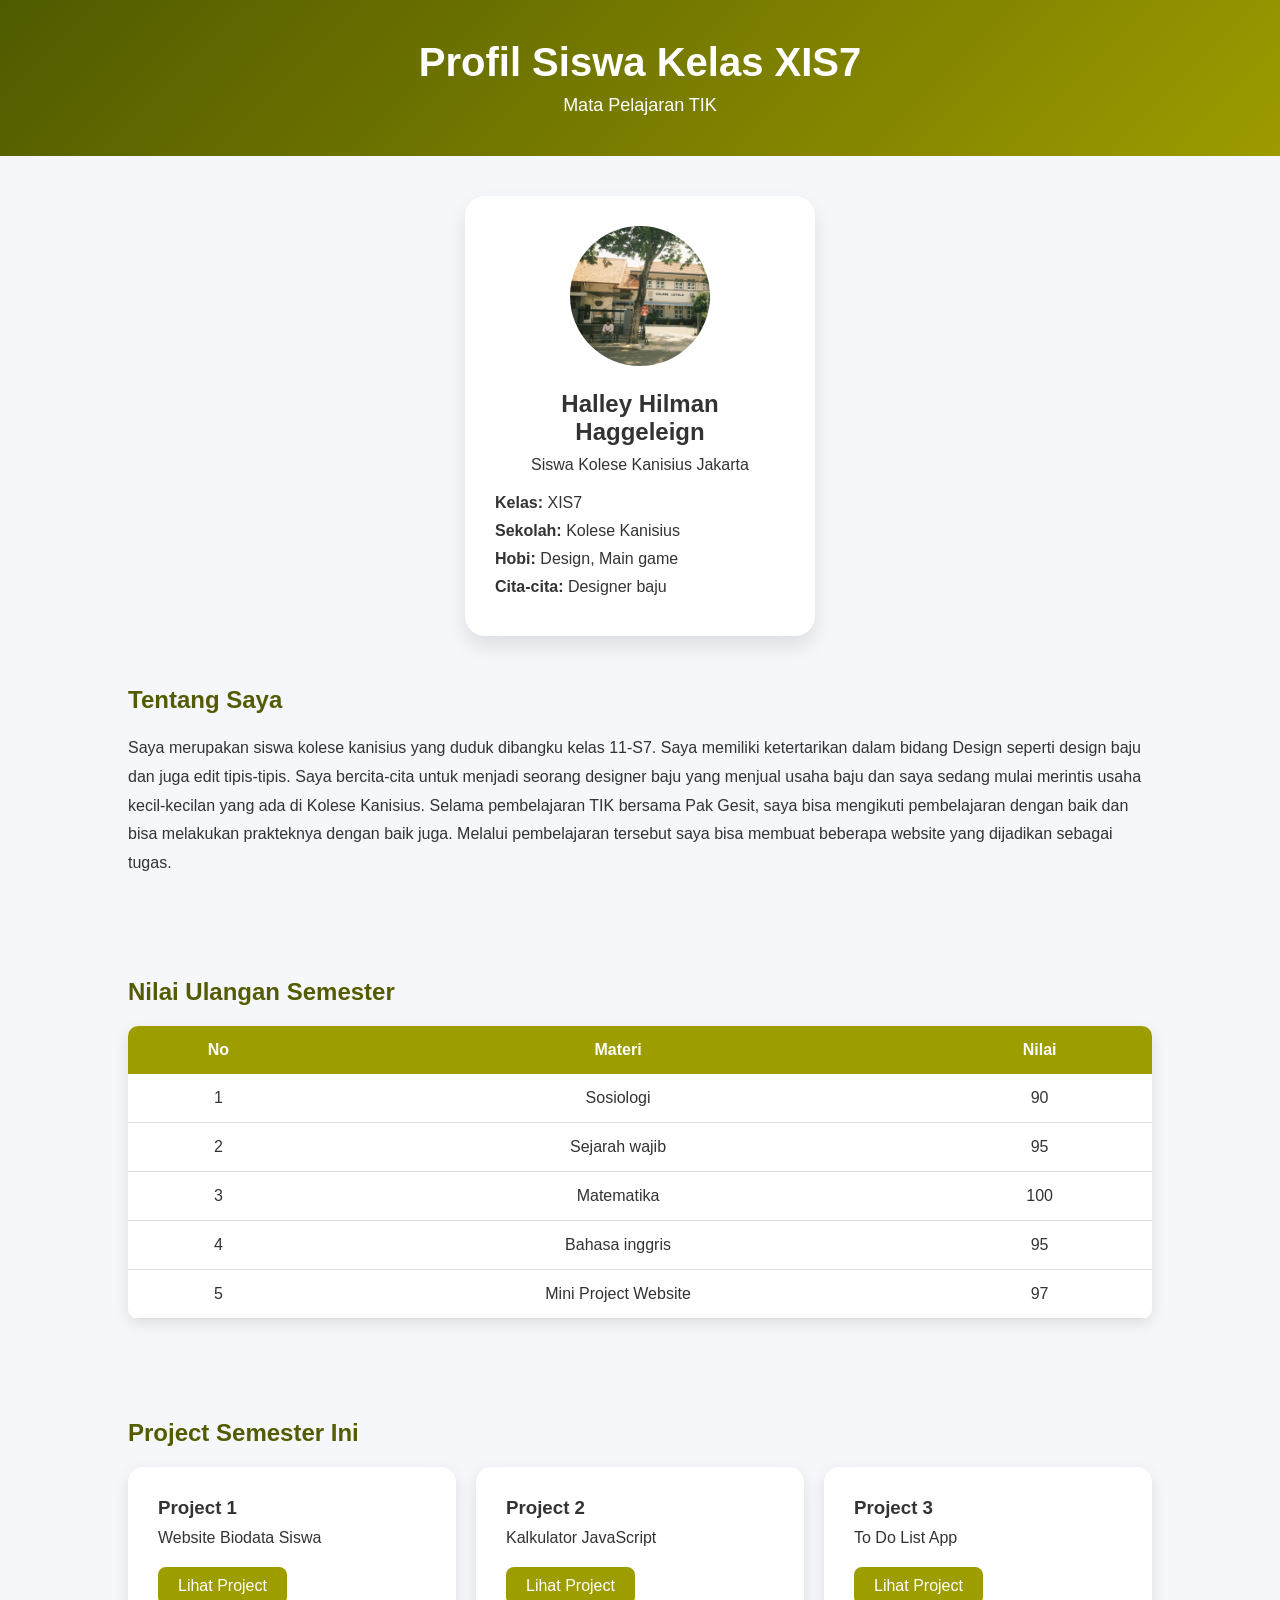
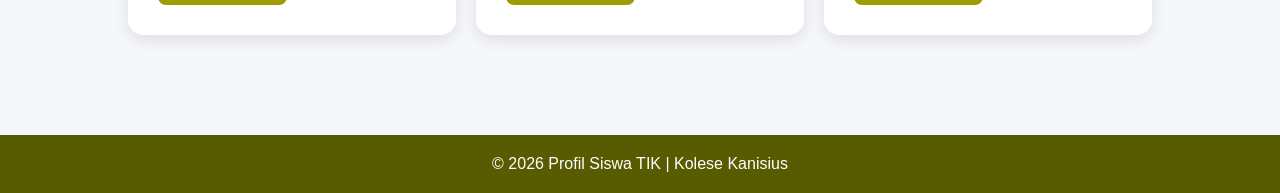
<file: index.html>
<!DOCTYPE html>
<html lang="id">
<head>
  <meta charset="UTF-8">
  <meta name="viewport" content="width=device-width, initial-scale=1.0">
  <title>Profil Siswa TIK</title>
  <link rel="stylesheet" href="style.css">
</head>
<body>

  <header>
    <h1>Profil Siswa Kelas XIS7</h1>
    <p>Mata Pelajaran TIK</p>
  </header>

  <!-- PROFILE -->
  <section class="profile">
    <div class="profile-card">
      <img src="aleganteng.jpeg" alt="Foto Profil">

      <h2>Halley Hilman Haggeleign</h2>
      <p>Siswa Kolese Kanisius Jakarta</p>

      <div class="biodata">
        <p><strong>Kelas:</strong> XIS7</p>
        <p><strong>Sekolah:</strong> Kolese Kanisius</p>
        <p><strong>Hobi:</strong> Design, Main game</p>
        <p><strong>Cita-cita:</strong> Designer baju</p>
      </div>
    </div>
  </section>

  <!-- DESKRIPSI -->
  <section class="about">
    <h2>Tentang Saya</h2>
    <p>
      Saya merupakan siswa kolese kanisius yang duduk dibangku kelas 11-S7. Saya memiliki ketertarikan dalam bidang Design 
      seperti design baju dan juga edit tipis-tipis. Saya bercita-cita untuk menjadi seorang designer baju yang menjual usaha
      baju dan saya sedang mulai merintis usaha kecil-kecilan yang ada di Kolese Kanisius. Selama pembelajaran TIK bersama Pak Gesit,
      saya bisa mengikuti pembelajaran dengan baik dan bisa melakukan prakteknya dengan baik juga. Melalui pembelajaran tersebut
      saya bisa membuat beberapa website yang dijadikan sebagai tugas. 
    </p>
  </section>

  <!-- NILAI -->
  <section class="nilai">
    <h2>Nilai Ulangan Semester</h2>

    <table>
      <thead>
        <tr>
          <th>No</th>
          <th>Materi</th>
          <th>Nilai</th>
        </tr>
      </thead>

      <tbody>
        <tr>
          <td>1</td>
          <td>Sosiologi</td>
          <td>90</td>
        </tr>

        <tr>
          <td>2</td>
          <td>Sejarah wajib</td>
          <td>95</td>
        </tr>

        <tr>
          <td>3</td>
          <td>Matematika</td>
          <td>100</td>
        </tr>

        <tr>
          <td>4</td>
          <td>Bahasa inggris</td>
          <td>95</td>
        </tr>

        <tr>
          <td>5</td>
          <td>Mini Project Website</td>
          <td>97</td>
        </tr>
      </tbody>
    </table>
  </section>

  <!-- PROJECT -->
  <section class="projects">
    <h2>Project Semester Ini</h2>

    <div class="project-container">

      <div class="project-card">
        <h3>Project 1</h3>
        <p>Website Biodata Siswa</p>
        <a href="project1.html">Lihat Project</a>
      </div>

      <div class="project-card">
        <h3>Project 2</h3>
        <p>Kalkulator JavaScript</p>
        <a href="project2.html">Lihat Project</a>
      </div>

      <div class="project-card">
        <h3>Project 3</h3>
        <p>To Do List App</p>
        <a href="project3.html">Lihat Project</a>
      </div>

    </div>
  </section>

  <footer>
    <p>© 2026 Profil Siswa TIK | Kolese Kanisius</p>
  </footer>

  <script src="script.js"></script>
</body>
</html>
</file>
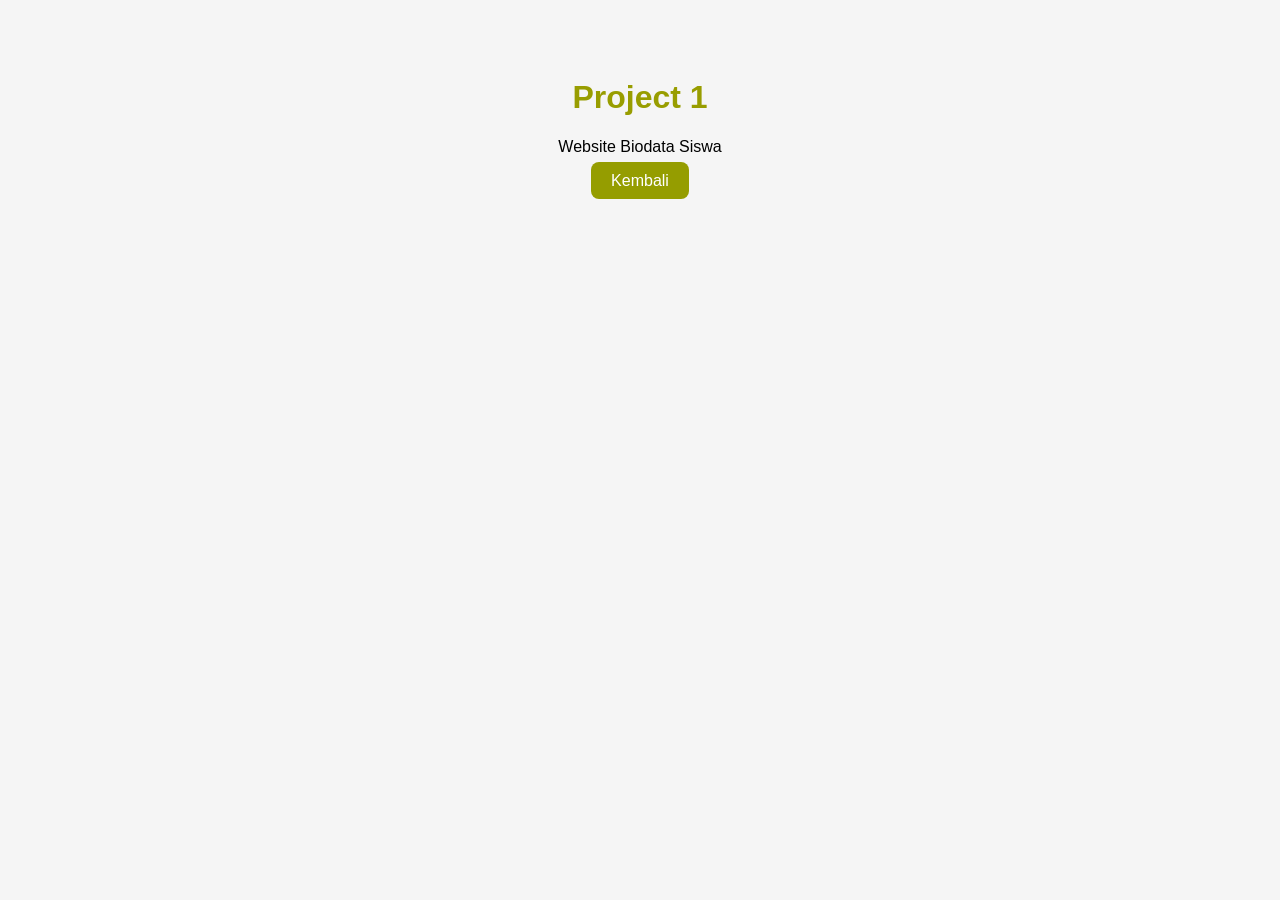
<file: project1.html>
<!DOCTYPE html>
<html lang="id">
<head>
  <meta charset="UTF-8">
  <title>Project 1</title>

  <style>
    body{
      font-family:Arial;
      text-align:center;
      padding:50px;
      background:#f5f5f5;
    }

    h1{
      color:#989d00;
    }

    a{
      text-decoration:none;
      background:#959d00;
      color:white;
      padding:10px 20px;
      border-radius:8px;
    }
  </style>
</head>
<body>

  <h1>Project 1</h1>
  <p>Website Biodata Siswa</p>

  <a href="index.html">Kembali</a>

</body>
</html>
</file>
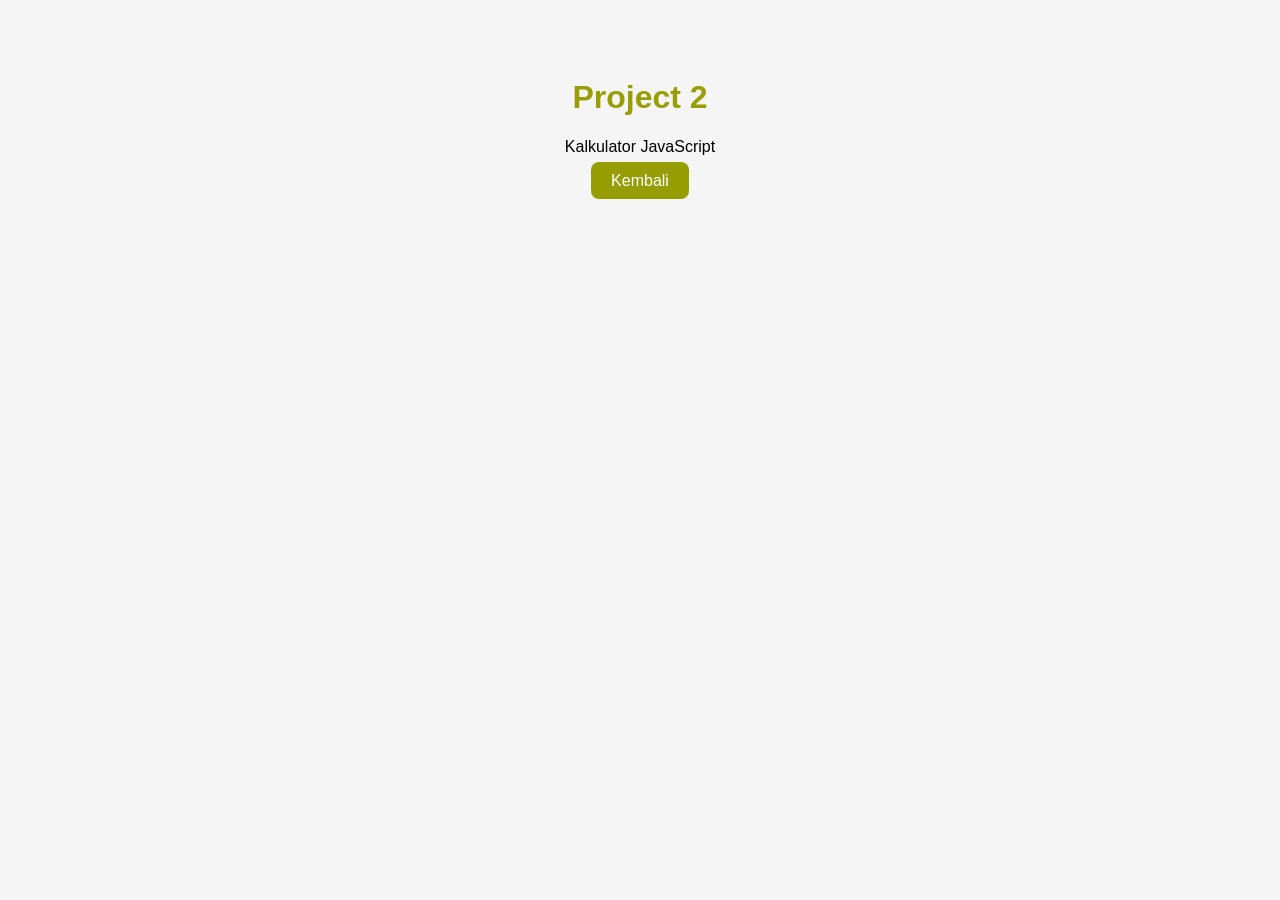
<file: project2.html>
<!DOCTYPE html>
<html lang="id">
<head>
  <meta charset="UTF-8">
  <title>Project 2</title>

  <style>
    body{
      font-family:Arial;
      text-align:center;
      padding:50px;
      background:#f5f5f5;
    }

    h1{
      color:#989d00;
    }

    a{
      text-decoration:none;
      background:#959d00;
      color:white;
      padding:10px 20px;
      border-radius:8px;
    }
  </style>
</head>
<body>

  <h1>Project 2</h1>
  <p>Kalkulator JavaScript</p>

  <a href="index.html">Kembali</a>

</body>
</html>
</file>
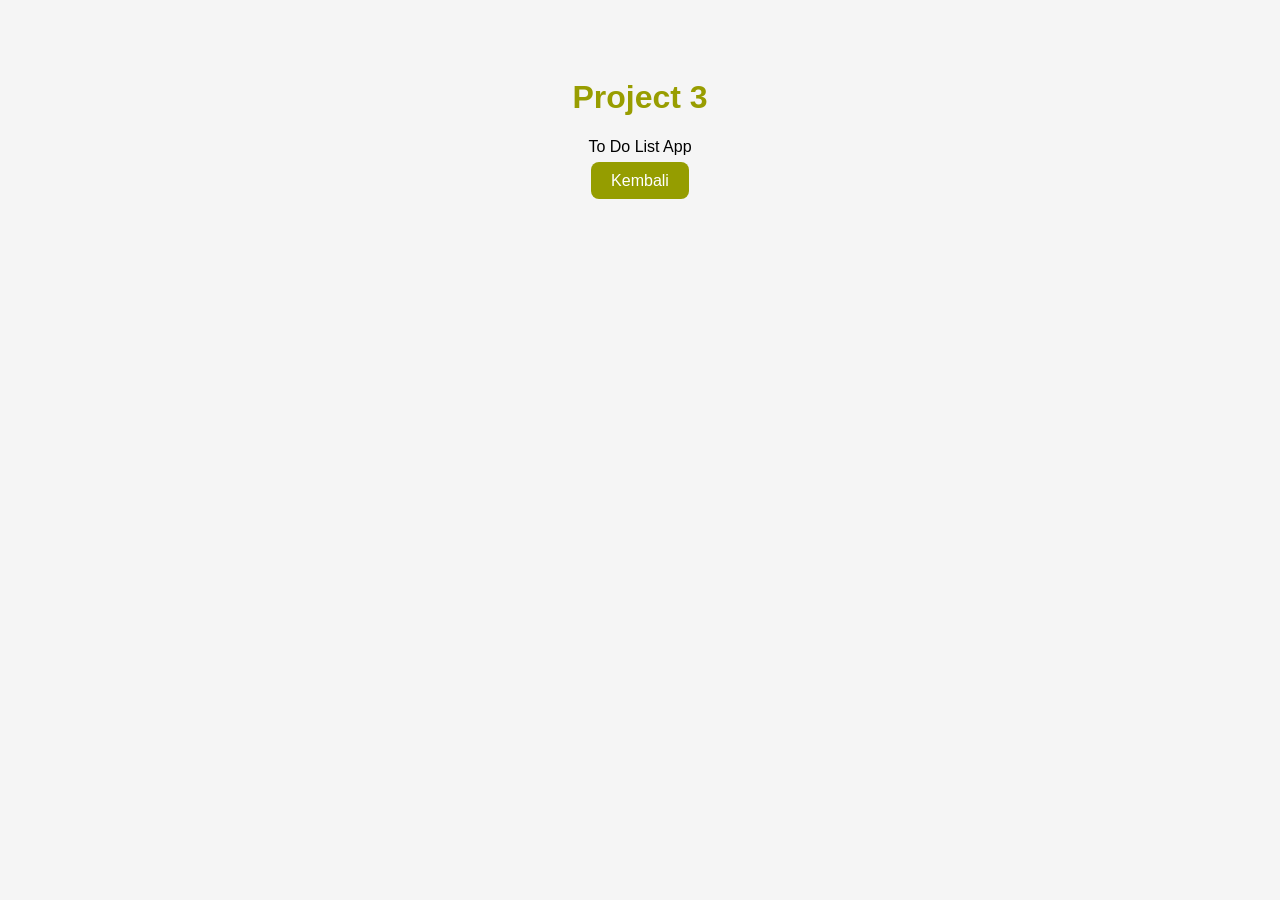
<file: project3.html>
<!DOCTYPE html>
<html lang="id">
<head>
  <meta charset="UTF-8">
  <title>Project 3</title>

  <style>
    body{
      font-family:Arial;
      text-align:center;
      padding:50px;
      background:#f5f5f5;
    }

    h1{
      color:#989d00;
    }

    a{
      text-decoration:none;
      background:#959d00;
      color:white;
      padding:10px 20px;
      border-radius:8px;
    }
  </style>
</head>
<body>

  <h1>Project 3</h1>
  <p>To Do List App</p>

  <a href="index.html">Kembali</a>

</body>
</html>
</file>
<file: style.css>
*{
  margin:0;
  padding:0;
  box-sizing:border-box;
  font-family:Arial, Helvetica, sans-serif;
}

body{
  background:#f5f7fb;
  color:#333;
}

header{
  background:linear-gradient(135deg,#505b00,#9d9a00);
  color:white;
  text-align:center;
  padding:40px 20px;
}

header h1{
  font-size:40px;
}

header p{
  margin-top:10px;
  font-size:18px;
}

.profile{
  display:flex;
  justify-content:center;
  margin-top:40px;
}

.profile-card{
  background:white;
  width:350px;
  padding:30px;
  border-radius:20px;
  box-shadow:0 10px 20px rgba(0,0,0,0.1);
  text-align:center;
}

.profile-card img{
  width:140px;
  border-radius:50%;
  margin-bottom:20px;
}

.profile-card h2{
  margin-bottom:10px;
}

.biodata{
  margin-top:20px;
  text-align:left;
}

.biodata p{
  margin:10px 0;
}

.about,
.nilai,
.projects{
  padding:50px 10%;
}

.about h2,
.nilai h2,
.projects h2{
  margin-bottom:20px;
  color:#555b00;
}

.about p{
  line-height:1.8;
}

table{
  width:100%;
  border-collapse:collapse;
  background:white;
  border-radius:10px;
  overflow:hidden;
  box-shadow:0 5px 15px rgba(0,0,0,0.1);
}

table th{
  background:#9d9d00;
  color:white;
  padding:15px;
}

table td{
  padding:15px;
  text-align:center;
  border-bottom:1px solid #ddd;
}

.project-container{
  display:grid;
  grid-template-columns:repeat(auto-fit,minmax(250px,1fr));
  gap:20px;
}

.project-card{
  background:white;
  padding:30px;
  border-radius:15px;
  box-shadow:0 5px 15px rgba(0,0,0,0.1);
  transition:0.3s;
}

.project-card:hover{
  transform:translateY(-5px);
}

.project-card h3{
  margin-bottom:10px;
}

.project-card p{
  margin-bottom:20px;
}

.project-card a{
  text-decoration:none;
  background:#9d9d00;
  color:white;
  padding:10px 20px;
  border-radius:8px;
  display:inline-block;
}

.project-card a:hover{
  background:#797d00;
}

footer{
  background:#585b00;
  color:white;
  text-align:center;
  padding:20px;
  margin-top:50px;
}

@media(max-width:768px){
  header h1{
    font-size:28px;
  }

  .profile-card{
    width:90%;
  }
}
</file>
